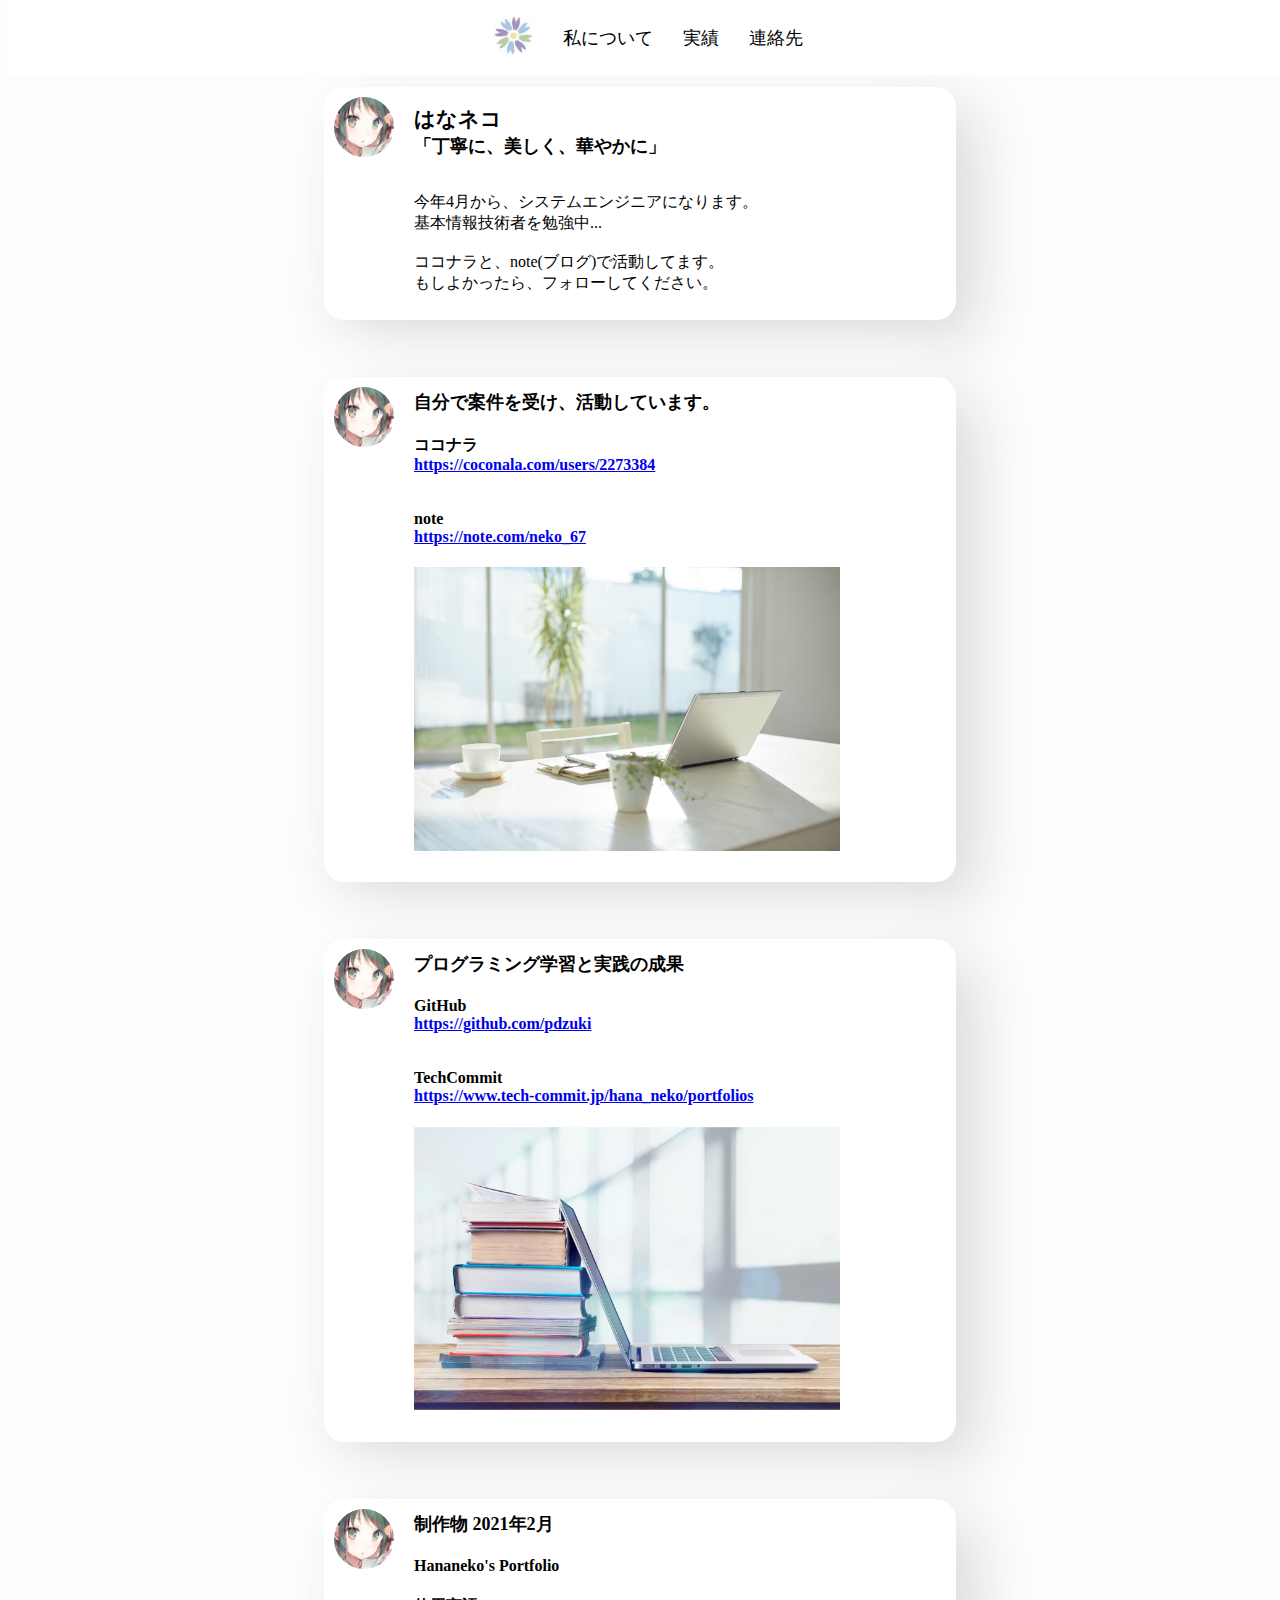
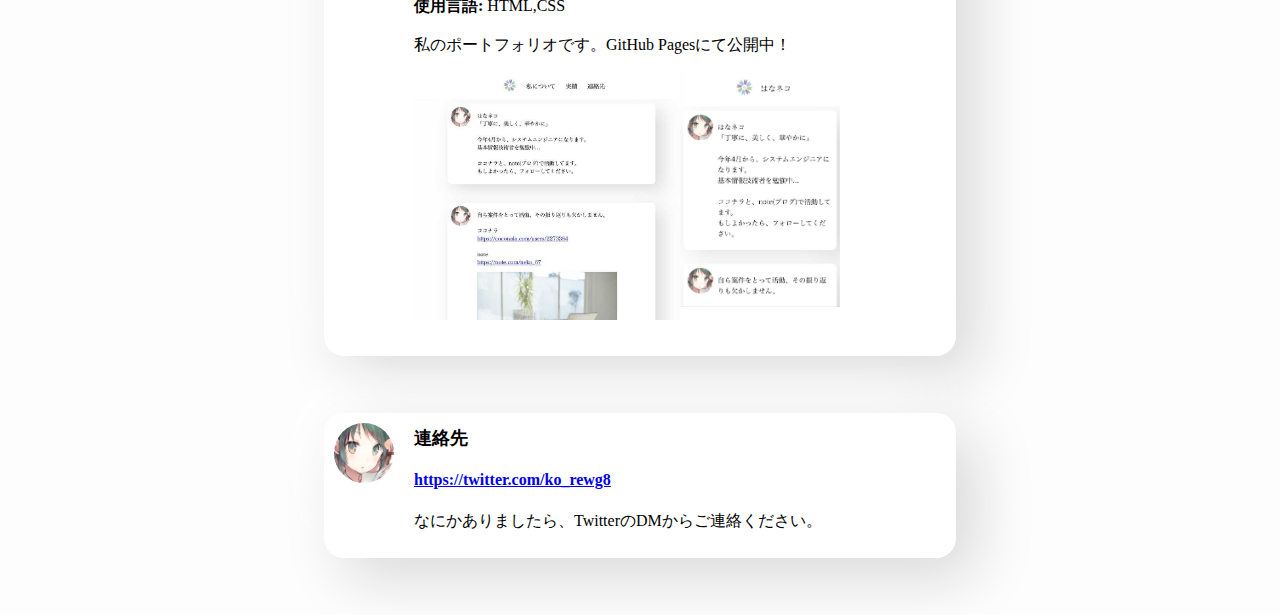
<file: index.html>
<!DOCTYPE html>
<html lang="ja">
<head>
    <meta charset="UTF-8">
    <meta name="viewport" content="width=device-width, initial-scale=1.0">
    <title>Hananeko's Portfolio</title>

    <meta name="description" content="はなネコのポートフォリオページです。今までの制作物や成果をまとめています。">
    
    <link rel="apple-touch-icon" sizes="180x180" href="img/favicon/apple-touch-icon.png">
    <link rel="icon" type="image/png" sizes="32x32" href="img/favicon/favicon-32x32.png">
    <link rel="icon" type="image/png" sizes="16x16" href="img/favicon/favicon-16x16.png">
    <link rel="manifest" href="img/favicon/site.webmanifest">
    <link rel="mask-icon" href="img/favicon/safari-pinned-tab.svg" color="#5bd5ac">
    <meta name="msapplication-TileColor" content="#ff0000">
    <meta name="theme-color" content="#ffffff">

    <!--navバー用のスタイルシート-->
    <link rel="stylesheet" href="nav.css">

</head>
<body>
<!--ここから下は、検索エンジンの説明文に含まない-->
<div data-nosnippet>
<!--ナビゲーションバー-->
<nav>
    <ul class="menu">
        <li class="logo"><img src="img/icon.jpg"></li>
        <li class="item"><p>はなネコ</p></li>
        <li class="item"><a href="#">私について</a></li>
        <li class="item"><a href="#work">実績</a></li>
        <li class="item"><a href="#message">連絡先</a></li>
    </ul>
</nav>

<main>
    <h1 id="hidden">はなネコ</h1>
    <div id="profile" class="box">
        <img src="img/IMG_0397.jpg" id="hana-neko">
        <div class="content-block">
            <h1><span style="font-size: 21px;">はなネコ</span></h1>
            <h3><span style="font-size: 18px;">「丁寧に、美しく、華やかに」</span></h3>
            <p>
                <br>
                今年4月から、システムエンジニアになります。<br>
                基本情報技術者を勉強中...<br>
                <br>
                ココナラと、note(ブログ)で活動してます。<br>
                もしよかったら、フォローしてください。
            </p>
        </div>

    </div>

    <div id="work" class="box">
        <img src="img/IMG_0397.jpg" id="hana-neko">
        <div class="tweet-column">
            <div class="content-block">
                <h2><span style="font-size: 18px;">自分で案件を受け、活動しています。</span></h1>
                <h4>ココナラ<br>
                    <p><a href="https://coconala.com/users/2273384" target="_blank" rel="noopener">https://coconala.com/users/2273384</a></p><br>
                    <br>
                    note<br>
                    <p><a href="https://note.com/neko_67" target="_blank" rel="noopener">https://note.com/neko_67</a></p>
                </h4>
                    <div class="picture-column">
                        <img src="img/pc.jpeg">
                    </div>
            </div>
        </div>


    </div>

    <div id="study" class="box">
        <img src="img/IMG_0397.jpg" id="hana-neko">
        <div class="tweet-column">
            <div class="content-block">
                <h2><span style="font-size: 18px;">プログラミング学習と実践の成果</span><h2>
                <h4>GitHub<br>
                    <p><a href="https://github.com/pdzuki" target="_blank" rel="noopener">https://github.com/pdzuki</a></p><br>
                    <br>
                    TechCommit<br>
                    <p><a href="https://www.tech-commit.jp/hana_neko/portfolios" target="_blank" rel="noopener">https://www.tech-commit.jp/hana_neko/portfolios</a></p>
                </h4>
                    <div class="picture-column">
                        <img src="img/study.jpeg">
                    </div>
            </div>
        </div>
        </p>

    </div>

    <div id="portfolio-site" class="box">
        <img src="img/IMG_0397.jpg" id="hana-neko">
        <div class="tweet-column">
            <div class="content-block">
                <h2><span style="font-size: 18px;">制作物 2021年2月</span></h2>
                <h4>Hananeko's Portfolio</h4>
                <p>
                    <b>使用言語:</b> HTML,CSS<br>
                    <br>
                    私のポートフォリオです。GitHub Pagesにて公開中！
                </p>
                    <div class="picture-column single-column">
                        <img src="img/portfolio-desktop.jpg" id="port-desktop">
                        <img src="img/portfolio-phone.jpg" id="port-phone">
                    </div>
            </div>
        </div>
        </p>

    </div>

    <div id="message" class="box">
        <img src="img/IMG_0397.jpg" id="hana-neko">
        <div class="content-block">
            <h2><span style="font-size: 18px;">連絡先</span></h2>
                <h4><p><a href="https://twitter.com/ko_rewg8" target="_blank" rel="noopener">https://twitter.com/ko_rewg8</a><br></p></h4>
            <p>
                なにかありましたら、TwitterのDMからご連絡ください。
            </p>
        </div>
    </div>
</main>
</div>
</body>

</html>
</file>
<file: nav.css>
/*スマホで見たときのレイアウト*/
body {
    background-color: rgb(253, 253, 253); 
}

.menu {
    display: flex;
    justify-content: center;
    align-items: center;
    padding: 0;
    margin-top: 0;
    background-color: #fff;
    position: fixed;
    top: 0;
    width: 100%;
    height: auto;
    text-align: center;
}

.menu li {
    list-style: none;
    padding: 9px;
    font-size: 1.125rem;
}

li a {
    text-decoration: none;
    color: black;
}

li img {
    width: 40px;
    height: auto;
}

.menu li:nth-of-type(n+2) {
    display: none;
}

.menu li:nth-of-type(2) {
    display: block;
}

main {
    padding-left: 0%;
}

#hidden {
    visibility: hidden;
}

.box {
    display: flex;
    align-items: flex-start;
    background-color: royalblue;
    padding: 10px;
    border-radius: 20px;
    background: #ffffff;
    box-shadow:  20px 20px 60px #d9d9d9,
                 -20px -20px 60px #ffffff; 
    margin-bottom: 9%;
}

.box a {
    word-break: break-all;
}

.content-block h1, .content-block h2, .content-block h3{
    margin: 0;
}

h4 p {
    margin: 0;
}

#hana-neko {
    border-radius: 50%;
    width: 60px;
    height: auto;
    margin-right: 10px;
}

.picture-column {
    display: flex;
    align-items: flex-start;
    width: 80%;
    height: auto;
}

.picture-column img {
    width: 100%;
    height: auto;
    padding-bottom: 5%;
}

.single-column {
    width: 100%;
    height: auto;
}

#port-desktop {
    width: 50%;
    height: auto;
}

#port-phone {
    width: 30%;
    height: auto;
}

/*タブレットやPC用のレイアウト*/
@media screen and (min-width: 600px) {

    .menu li {
        padding: 15px;
    }

    .menu li:nth-of-type(n+2) {
        display: block;
    }

    .menu li:nth-of-type(2) {
        display: none;
    }

    main {
        width: 50%;
        height: auto;
        margin: 0 auto;
    }

    #hana-neko {
        margin-right: 20px;
    }
}
</file>
